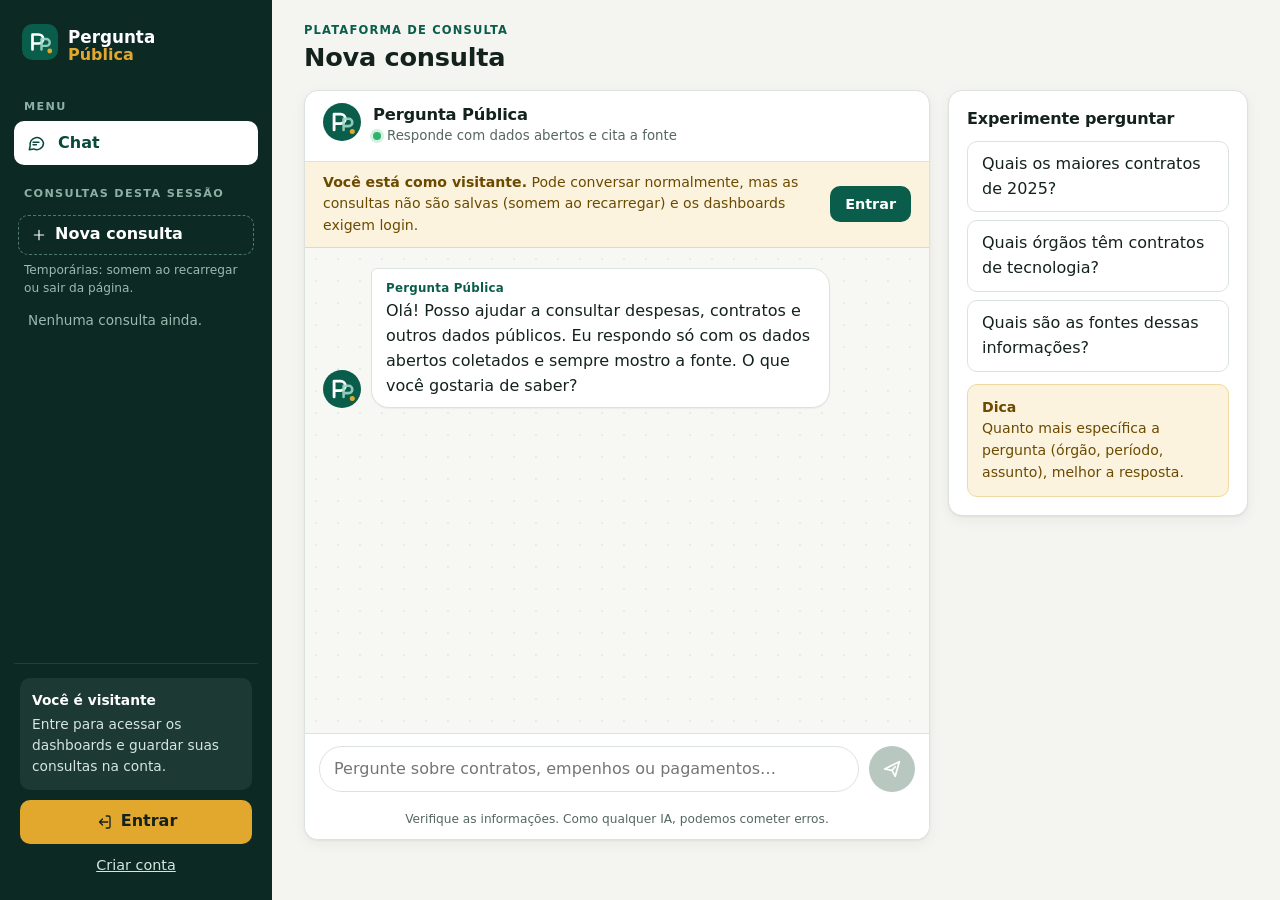
<file: site/index.html>
<!DOCTYPE html>
<html lang="pt-BR">
<head>
  <meta charset="UTF-8">
  <meta name="viewport" content="width=device-width, initial-scale=1.0">
  <meta http-equiv="refresh" content="0; url=chat.html">
  <title>Pergunta Pública</title>
  <script>location.replace("chat.html");</script>
</head>
<body>
  <!-- Ponto de entrada: o chat é a porta de entrada e não exige login.
       Mapa das telas:
         Abertas:    chat.html (visitante ou logado), login.html, cadastro.html, confirmar-email.html, recuperar-senha.html
         Protegidas: dashboard-cidadao.html, dashboard-risco.html, dashboard-governanca.html
       Scripts: js/config.js, icons.js, session.js (sessão e guarda), ui.js, shell.js (menu), api.js (backend),
                chat.js, dashboard.js, auth.js -->
  <p><a href="chat.html">Abrir o Pergunta Pública</a></p>
</body>
</html>
</file>
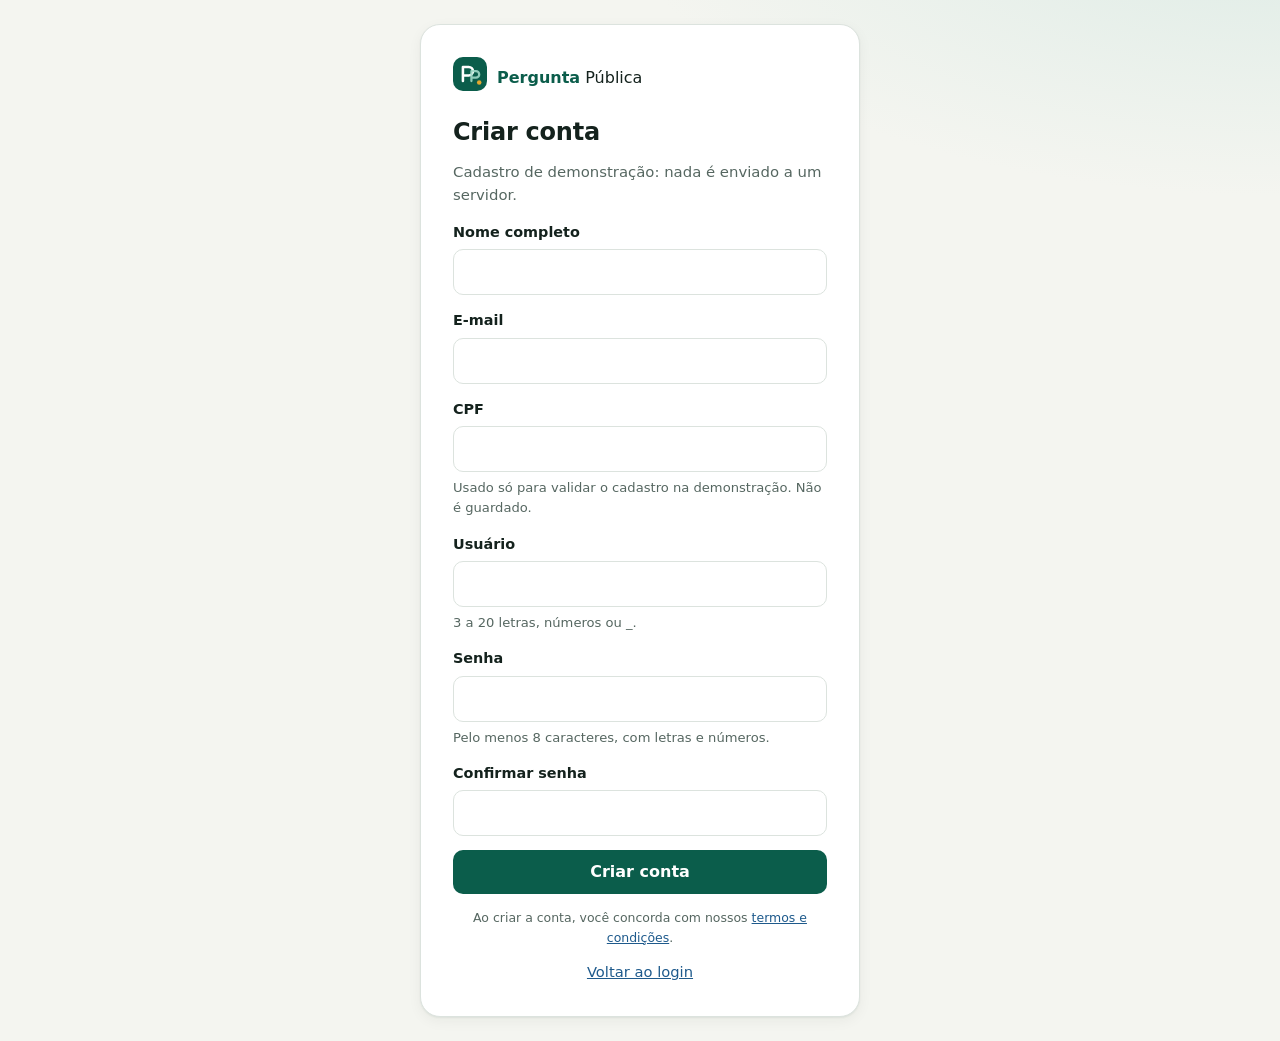
<file: site/cadastro.html>
<!DOCTYPE html>
<html lang="pt-BR">
<head>
  <meta charset="UTF-8">
  <meta name="viewport" content="width=device-width, initial-scale=1.0">
  <meta name="theme-color" content="#0B5D4B">
  <title>Cadastro · Pergunta Pública</title>
  <link rel="stylesheet" href="css/style.css">
  <script src="js/config.js"></script>
  <script src="js/icons.js"></script>
  <script src="js/session.js"></script>
</head>
<body class="auth-body">
  <a class="skip-link" href="#main">Pular para o conteúdo</a>
  <main id="main" class="auth-screen">
    <form id="register-form" class="auth-card auth-form" novalidate>
        <a class="auth-logo" href="chat.html" aria-label="Pergunta Pública — voltar ao chat"><span data-logo></span><span><strong>Pergunta</strong> Pública</span></a>
      <h1>Criar conta</h1>
      <p class="auth-sub">Cadastro de demonstração: nada é enviado a um servidor.</p>
        <div class="field"><label for="reg-name">Nome completo</label>
        <input id="reg-name" type="text" autocomplete="name"></div>
        <div class="field"><label for="reg-email">E-mail</label>
        <input id="reg-email" type="email" autocomplete="email"></div>
        <div class="field"><label for="reg-cpf">CPF</label>
        <input id="reg-cpf" type="text" inputmode="numeric" maxlength="14" autocomplete="off">
        <small class="hint" id="reg-cpf-hint">Usado só para validar o cadastro na demonstração. Não é guardado.</small></div>
        <div class="field"><label for="reg-user">Usuário</label>
        <input id="reg-user" type="text" autocomplete="username" autocapitalize="none">
        <small class="hint" id="reg-user-hint">3 a 20 letras, números ou _.</small></div>
        <div class="field"><label for="reg-pass">Senha</label>
        <input id="reg-pass" type="password" autocomplete="new-password">
        <small class="hint" id="reg-pass-hint">Pelo menos 8 caracteres, com letras e números.</small></div>
        <div class="field"><label for="reg-pass2">Confirmar senha</label>
        <input id="reg-pass2" type="password" autocomplete="new-password"></div>
      <button class="button button-primary button-block" type="submit">Criar conta</button>
      <p class="auth-terms">Ao criar a conta, você concorda com nossos <a href="#">termos e condições</a>.</p>
      <a class="auth-back" href="login.html">Voltar ao login</a>
    </form>
  </main>
  <script src="js/ui.js"></script>
  <script src="js/auth.js"></script>
</body>
</html>
</file>
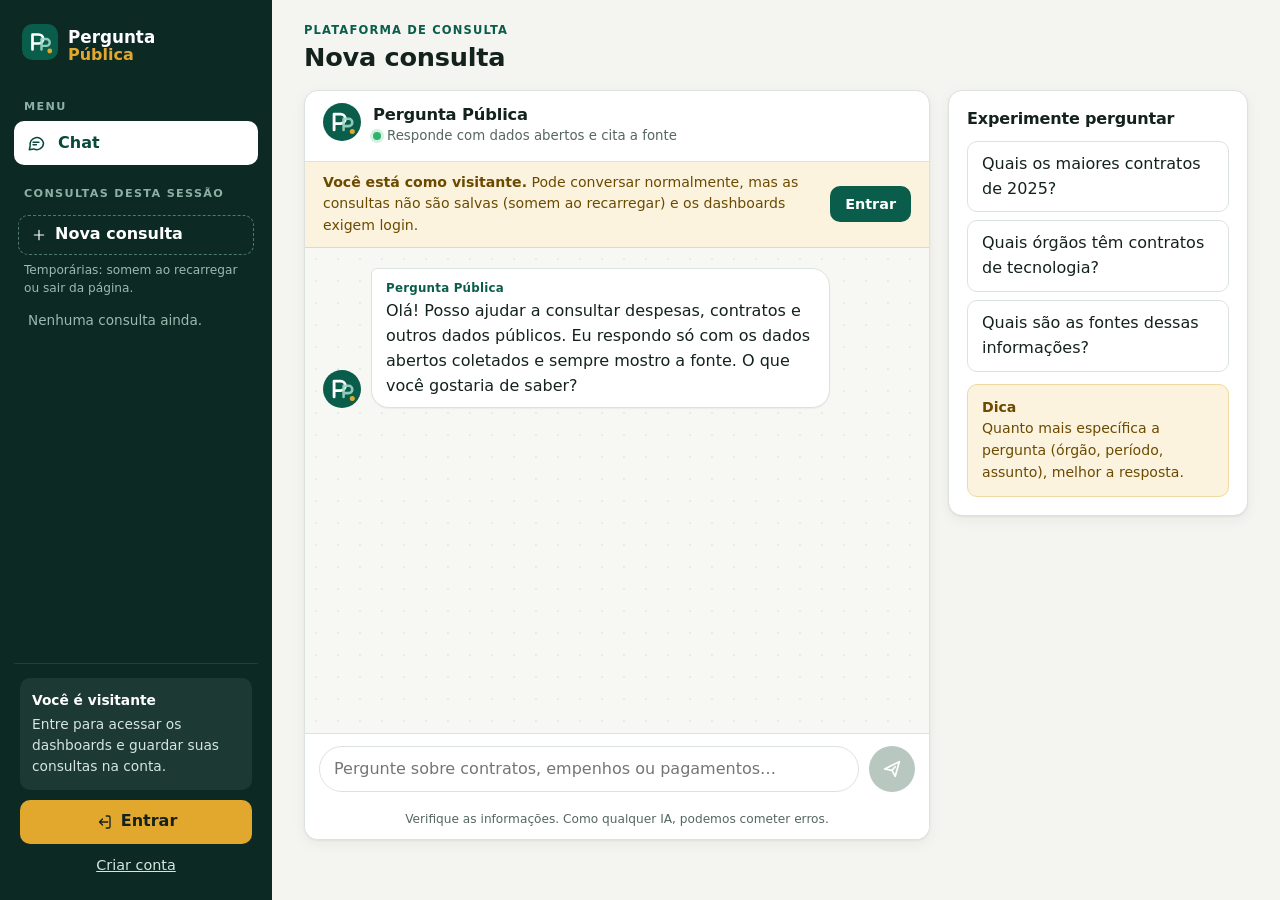
<file: site/chat.html>
<!DOCTYPE html>
<html lang="pt-BR">
<head>
  <meta charset="UTF-8">
  <meta name="viewport" content="width=device-width, initial-scale=1.0">
  <meta name="theme-color" content="#0B5D4B">
  <title>Chat · Pergunta Pública</title>
  <link rel="stylesheet" href="css/style.css">
  <script src="js/config.js"></script>
  <script src="js/icons.js"></script>
  <script src="js/session.js"></script>
</head>
<body data-shell="chat" data-title="Nova consulta">
  <div id="page">
    <div class="chat-layout">
      <section class="chat-card" aria-labelledby="chat-heading">
        <header class="chat-heading">
          <span data-avatar="assistant"></span>
          <div>
            <h2 id="chat-heading">Pergunta Pública</h2>
            <small><span class="status-dot" aria-hidden="true"></span>Responde com dados abertos e cita a fonte</small>
          </div>
        </header>

        <div id="visitor-banner" class="notice" hidden>
          <p><strong>Você está como visitante.</strong> Pode conversar normalmente, mas as consultas não são salvas (somem ao recarregar) e os dashboards exigem login.</p>
          <a id="visitor-login" class="button button-small" href="login.html">Entrar</a>
        </div>

        <div id="chat-messages" class="chat-messages" role="log" aria-live="polite" aria-label="Conversa" tabindex="0"></div>

        <form id="chat-form" class="chat-form" novalidate>
          <label for="question-input" class="sr-only">Sua pergunta</label>
          <textarea id="question-input" rows="1" maxlength="500" placeholder="Pergunte sobre contratos, empenhos ou pagamentos…" autocomplete="off"></textarea>
          <button id="send-button" class="send-button" type="submit" aria-label="Enviar pergunta" disabled>
            <svg class="icon" width="22" height="22" viewBox="0 0 24 24" fill="none" stroke="currentColor" stroke-width="1.9" stroke-linecap="round" stroke-linejoin="round" aria-hidden="true"><path d="M4 12 20 4l-4.5 16-3.5-6.5L4 12Z"/><path d="m12 13.5 3.5-4"/></svg>
          </button>
          <span id="char-counter" class="char-counter" hidden></span>
        </form>
        <p class="chat-disclaimer">Verifique as informações. Como qualquer IA, podemos cometer erros.</p>
      </section>

      <aside class="suggestion-card" aria-labelledby="suggestions-title">
        <h2 id="suggestions-title">Experimente perguntar</h2>
        <div id="suggestions" class="suggestion-list">
          <button type="button" class="suggestion" data-question="Quais os maiores contratos de 2025?">Quais os maiores contratos de 2025?</button>
          <button type="button" class="suggestion" data-question="Quais órgãos têm contratos com fornecedores de tecnologia?">Quais órgãos têm contratos de tecnologia?</button>
          <button type="button" class="suggestion" data-question="Quais são as fontes dessas informações?">Quais são as fontes dessas informações?</button>
        </div>
        <div class="tip-box"><strong>Dica</strong><p>Quanto mais específica a pergunta (órgão, período, assunto), melhor a resposta.</p></div>
      </aside>
    </div>
  </div>
  <script src="js/ui.js"></script>
  <script src="js/shell.js"></script>
  <script src="js/api.js"></script>
  <script src="js/chat.js"></script>
</body>
</html>
</file>
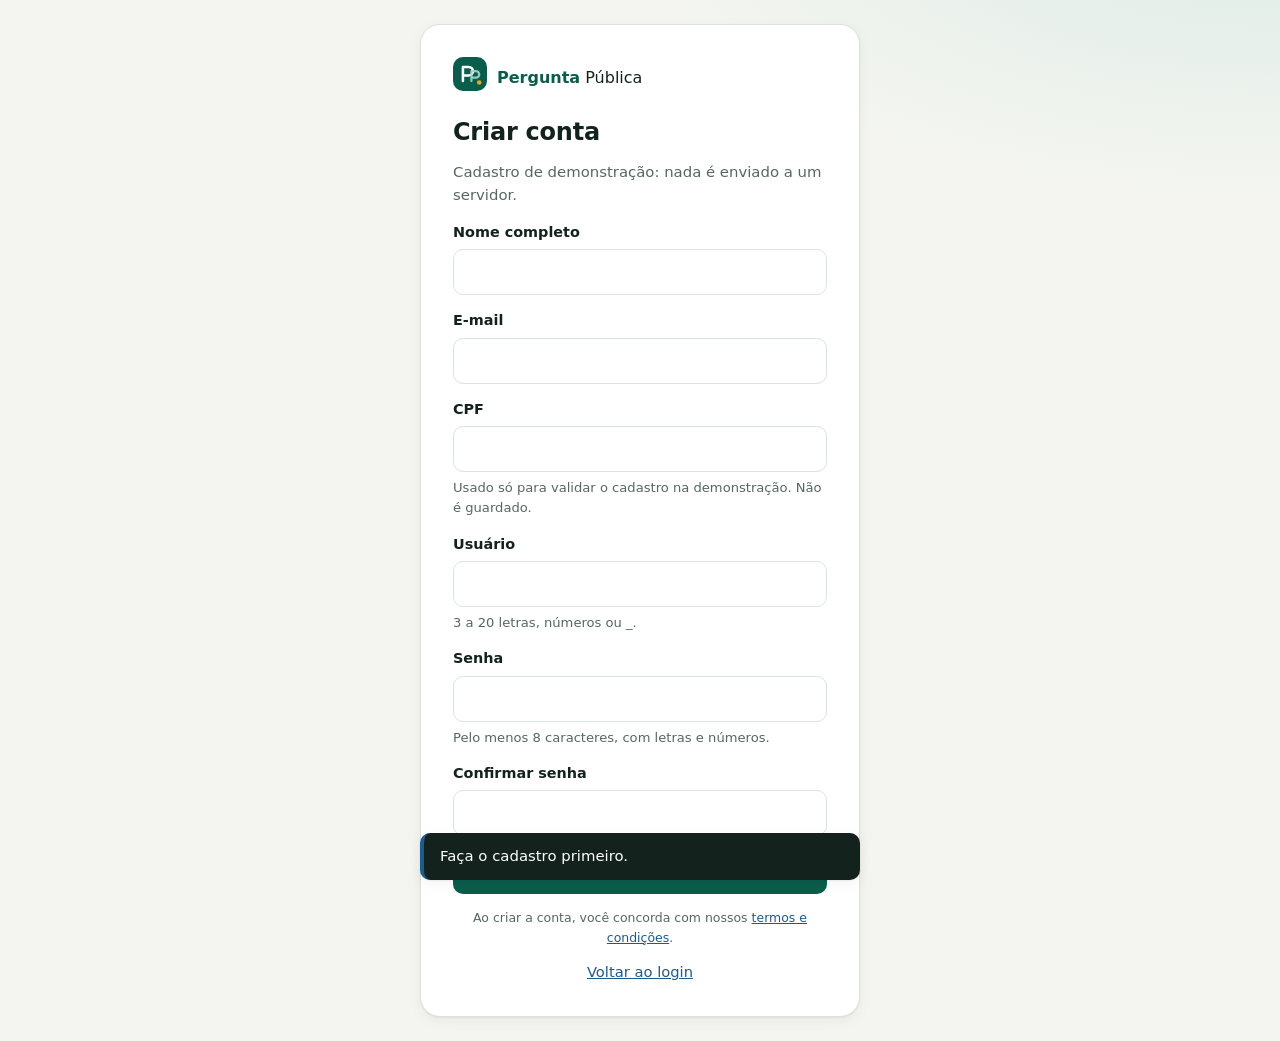
<file: site/confirmar-email.html>
<!DOCTYPE html>
<html lang="pt-BR">
<head>
  <meta charset="UTF-8">
  <meta name="viewport" content="width=device-width, initial-scale=1.0">
  <meta name="theme-color" content="#0B5D4B">
  <title>Confirmar e-mail · Pergunta Pública</title>
  <link rel="stylesheet" href="css/style.css">
  <script src="js/config.js"></script>
  <script src="js/icons.js"></script>
  <script src="js/session.js"></script>
</head>
<body class="auth-body">
  <a class="skip-link" href="#main">Pular para o conteúdo</a>
  <main id="main" class="auth-screen">
    <form id="confirm-form" class="auth-card auth-form" novalidate>
        <a class="auth-logo" href="chat.html" aria-label="Pergunta Pública — voltar ao chat"><span data-logo></span><span><strong>Pergunta</strong> Pública</span></a>
      <h1>Confirmar e-mail</h1>
      <p class="auth-sub">Enviamos um código de 6 números para <strong id="confirm-email">seu e-mail</strong>.</p>
        <div class="field"><label for="confirm-code">Código recebido</label>
        <input id="confirm-code" type="text" inputmode="numeric" maxlength="6" autocomplete="one-time-code">
        <small class="hint" id="confirm-code-hint">Na demonstração, qualquer código de 6 números funciona.</small></div>
      <button class="button button-primary button-block" type="submit">Confirmar</button>
      <a id="resend-code" class="auth-back" href="#">Reenviar código</a>
      <a class="auth-back" href="login.html">Voltar ao login</a>
    </form>
  </main>
  <script src="js/ui.js"></script>
  <script src="js/auth.js"></script>
</body>
</html>
</file>
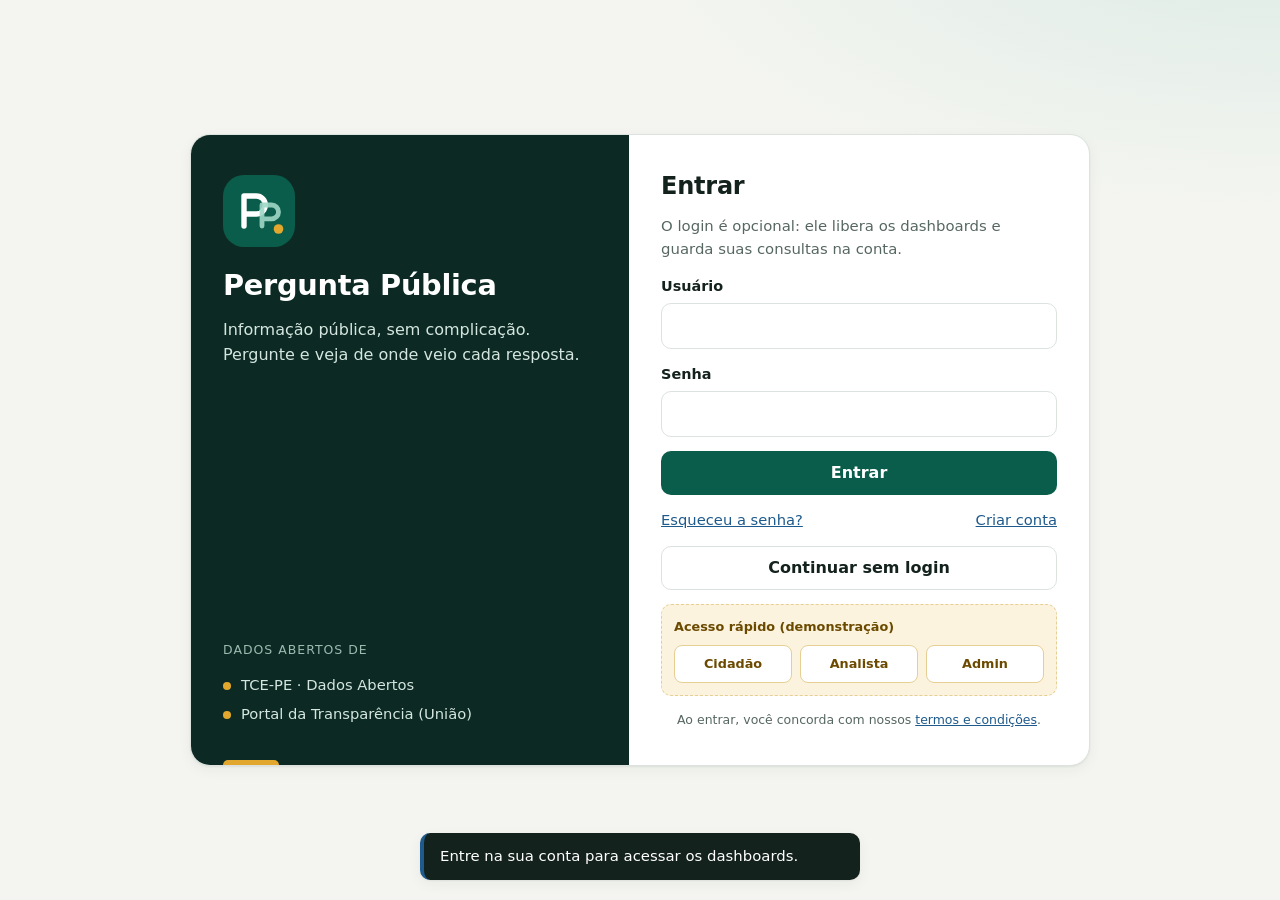
<file: site/dashboard-cidadao.html>
<!DOCTYPE html>
<html lang="pt-BR">
<head>
  <meta charset="UTF-8">
  <meta name="viewport" content="width=device-width, initial-scale=1.0">
  <meta name="theme-color" content="#0B5D4B">
  <title>Dashboard · Cidadão · Pergunta Pública</title>
  <link rel="stylesheet" href="css/style.css">
  <script src="js/config.js"></script>
  <script src="js/icons.js"></script>
  <script src="js/session.js" data-guard data-tab="citizen"></script>
</head>
<body data-shell="dashboard" data-title="Dashboard" data-view="citizen">
  <div id="page">
    <div class="dashboard-intro">
      <div><h2>Painel de informações · Cidadão</h2><p>Indicadores calculados a partir dos dados abertos já coletados.</p></div>
      <span class="data-tag" id="data-tag"></span>
    </div>
    <nav class="tabs" aria-label="Visões do dashboard">
          <a class="tab" href="dashboard-cidadao.html" data-tab="citizen">Cidadão</a>
          <a class="tab" href="dashboard-risco.html" data-tab="risk">Risco / Compliance</a>
          <a class="tab" href="dashboard-governanca.html" data-tab="admin">Governança</a>
    </nav>
    <div id="dashboard-view" class="dashboard-view" aria-live="polite" aria-busy="true"></div>
  </div>
  <script src="js/ui.js"></script>
  <script src="js/shell.js"></script>
  <script src="js/api.js"></script>
  <script src="js/dashboard.js"></script>
</body>
</html>
</file>
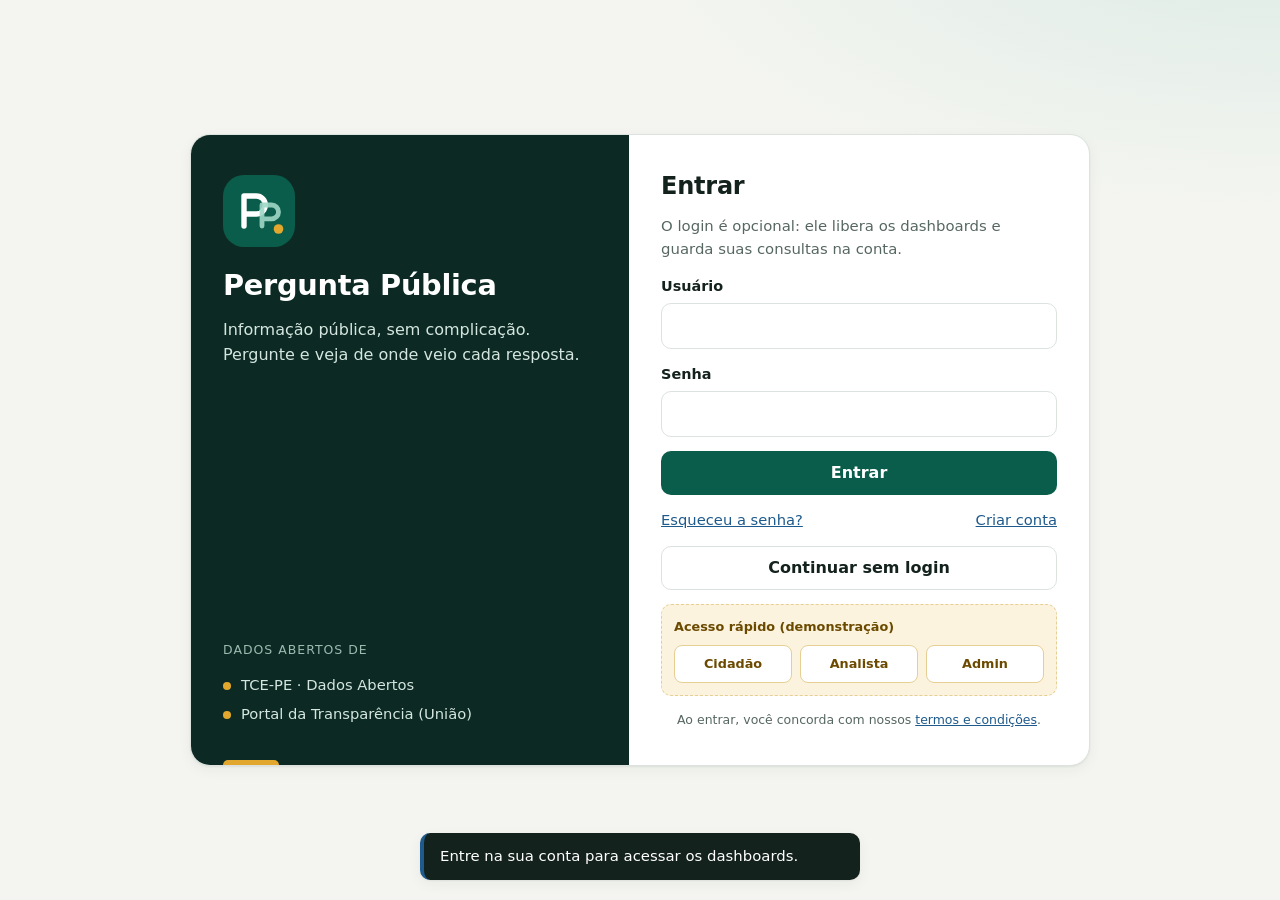
<file: site/dashboard-governanca.html>
<!DOCTYPE html>
<html lang="pt-BR">
<head>
  <meta charset="UTF-8">
  <meta name="viewport" content="width=device-width, initial-scale=1.0">
  <meta name="theme-color" content="#0B5D4B">
  <title>Dashboard · Governança · Pergunta Pública</title>
  <link rel="stylesheet" href="css/style.css">
  <script src="js/config.js"></script>
  <script src="js/icons.js"></script>
  <script src="js/session.js" data-guard data-tab="admin"></script>
</head>
<body data-shell="dashboard" data-title="Dashboard" data-view="admin">
  <div id="page">
    <div class="dashboard-intro">
      <div><h2>Painel de informações · Governança</h2><p>Indicadores calculados a partir dos dados abertos já coletados.</p></div>
      <span class="data-tag" id="data-tag"></span>
    </div>
    <nav class="tabs" aria-label="Visões do dashboard">
          <a class="tab" href="dashboard-cidadao.html" data-tab="citizen">Cidadão</a>
          <a class="tab" href="dashboard-risco.html" data-tab="risk">Risco / Compliance</a>
          <a class="tab" href="dashboard-governanca.html" data-tab="admin">Governança</a>
    </nav>
    <div id="dashboard-view" class="dashboard-view" aria-live="polite" aria-busy="true"></div>
  </div>
  <script src="js/ui.js"></script>
  <script src="js/shell.js"></script>
  <script src="js/api.js"></script>
  <script src="js/dashboard.js"></script>
</body>
</html>
</file>
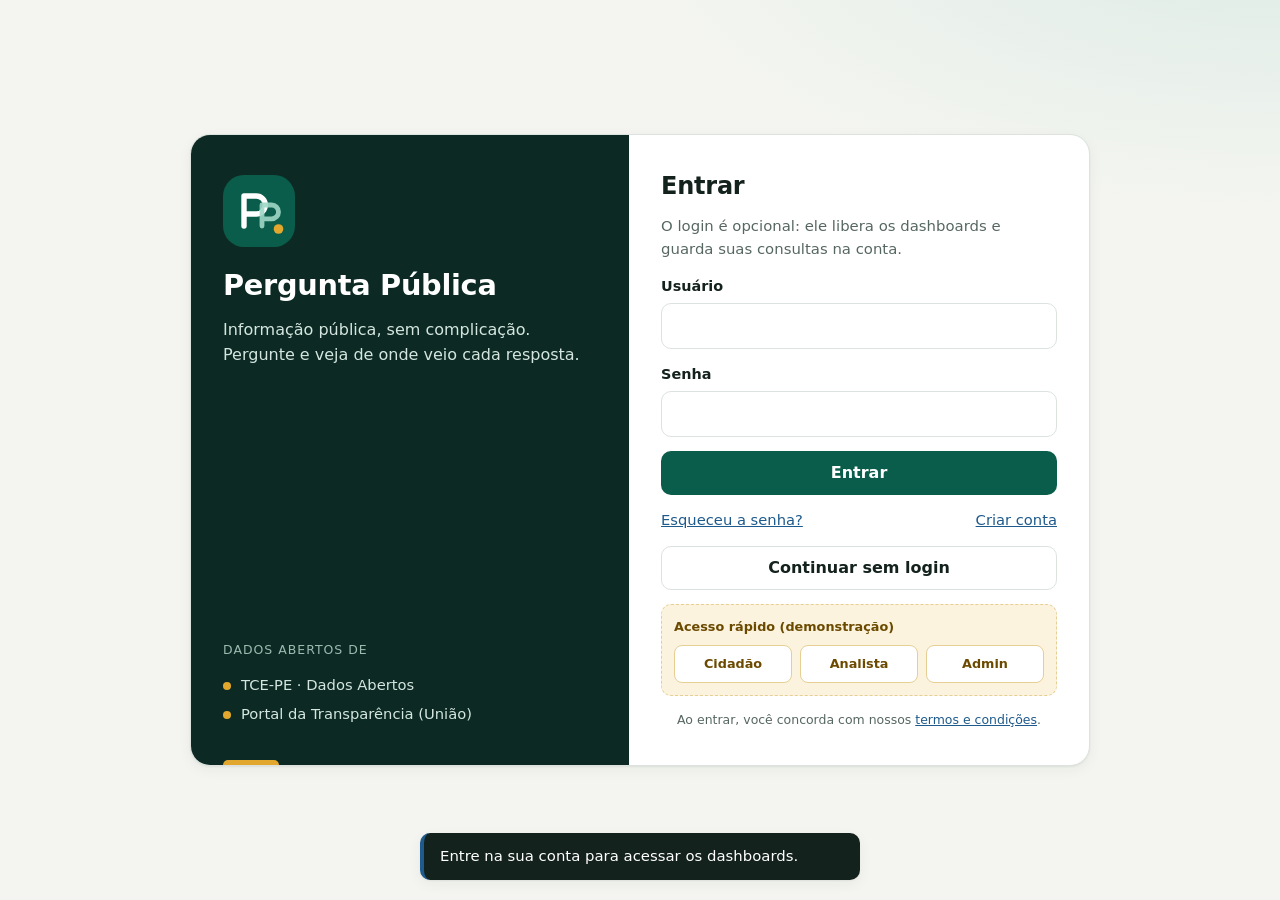
<file: site/dashboard-risco.html>
<!DOCTYPE html>
<html lang="pt-BR">
<head>
  <meta charset="UTF-8">
  <meta name="viewport" content="width=device-width, initial-scale=1.0">
  <meta name="theme-color" content="#0B5D4B">
  <title>Dashboard · Risco / Compliance · Pergunta Pública</title>
  <link rel="stylesheet" href="css/style.css">
  <script src="js/config.js"></script>
  <script src="js/icons.js"></script>
  <script src="js/session.js" data-guard data-tab="risk"></script>
</head>
<body data-shell="dashboard" data-title="Dashboard" data-view="risk">
  <div id="page">
    <div class="dashboard-intro">
      <div><h2>Painel de informações · Risco / Compliance</h2><p>Indicadores calculados a partir dos dados abertos já coletados.</p></div>
      <span class="data-tag" id="data-tag"></span>
    </div>
    <nav class="tabs" aria-label="Visões do dashboard">
          <a class="tab" href="dashboard-cidadao.html" data-tab="citizen">Cidadão</a>
          <a class="tab" href="dashboard-risco.html" data-tab="risk">Risco / Compliance</a>
          <a class="tab" href="dashboard-governanca.html" data-tab="admin">Governança</a>
    </nav>
    <div id="dashboard-view" class="dashboard-view" aria-live="polite" aria-busy="true"></div>
  </div>
  <script src="js/ui.js"></script>
  <script src="js/shell.js"></script>
  <script src="js/api.js"></script>
  <script src="js/dashboard.js"></script>
</body>
</html>
</file>
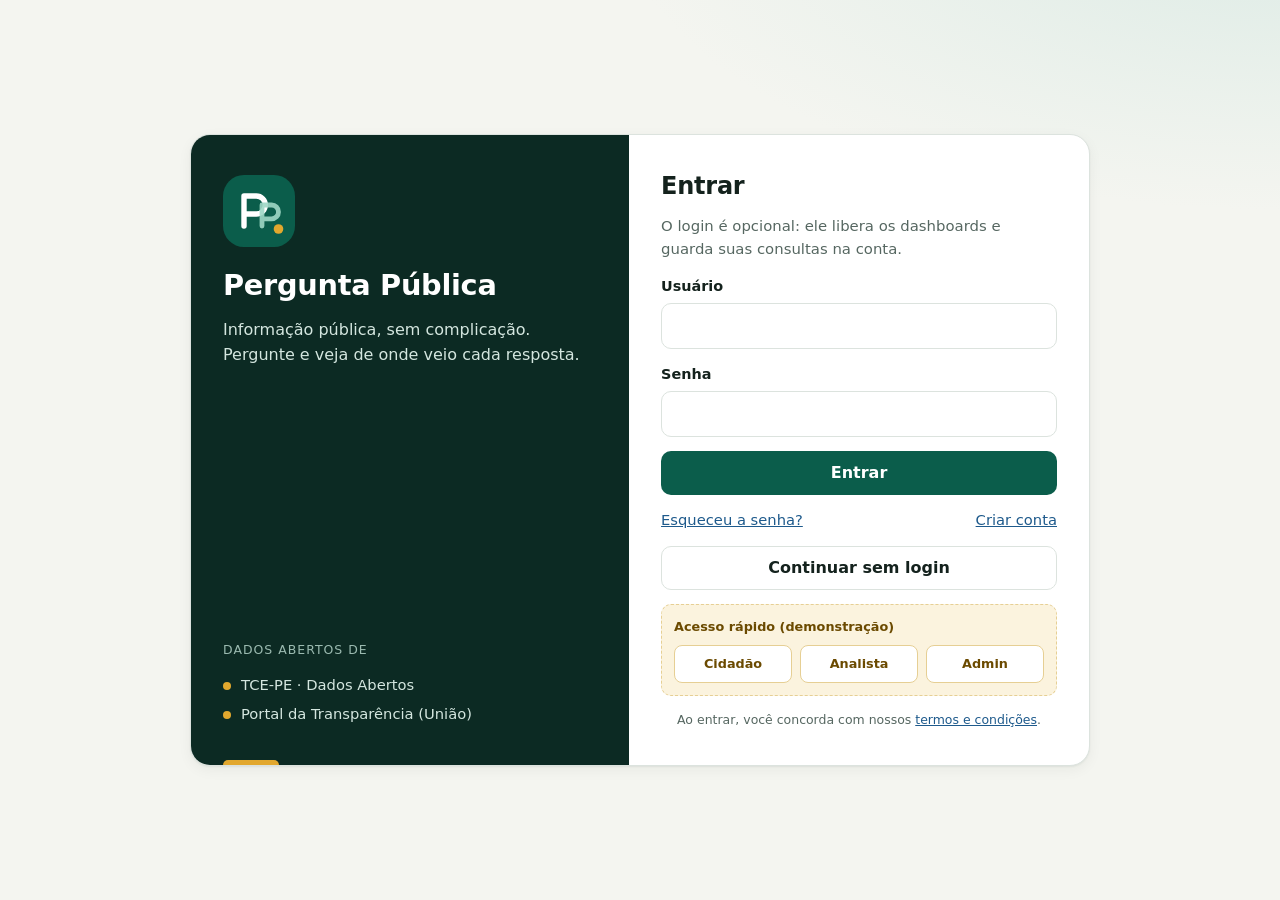
<file: site/login.html>
<!DOCTYPE html>
<html lang="pt-BR">
<head>
  <meta charset="UTF-8">
  <meta name="viewport" content="width=device-width, initial-scale=1.0">
  <meta name="theme-color" content="#0B5D4B">
  <title>Login · Pergunta Pública</title>
  <link rel="stylesheet" href="css/style.css">
  <script src="js/config.js"></script>
  <script src="js/icons.js"></script>
  <script src="js/session.js"></script>
</head>
<body class="auth-body">
  <a class="skip-link" href="#main">Pular para o conteúdo</a>
  <main id="main" class="auth-screen">
    <section class="auth-card auth-split">
      <div class="auth-brand">
        <span class="brand-mark-lg" data-logo-lg></span>
        <h1>Pergunta Pública</h1>
        <p class="auth-lead">Informação pública, sem complicação. Pergunte e veja de onde veio cada resposta.</p>
        <p class="auth-sources-label">Dados abertos de</p>
        <ul class="auth-sources">
          <li>TCE-PE · Dados Abertos</li>
          <li>Portal da Transparência (União)</li>
        </ul>
      </div>

      <form id="login-form" class="auth-form" novalidate>
        <h2>Entrar</h2>
        <p class="auth-sub">O login é opcional: ele libera os dashboards e guarda suas consultas na conta.</p>
        <div class="field"><label for="login-user">Usuário</label>
        <input id="login-user" type="text" autocomplete="username" autocapitalize="none"></div>
        <div class="field"><label for="login-pass">Senha</label>
        <input id="login-pass" type="password" autocomplete="current-password"></div>
        <button class="button button-primary button-block" type="submit">Entrar</button>
        <p id="login-feedback" class="auth-feedback" role="alert"></p>
        <div class="auth-links">
          <a href="recuperar-senha.html">Esqueceu a senha?</a>
          <a href="cadastro.html">Criar conta</a>
        </div>
        <a id="continue-link" class="button button-ghost button-block" href="chat.html">Continuar sem login</a>

        <!-- Atalho SÓ da demonstração: remover quando houver autenticação real -->
        <div class="demo-shortcuts">
          <span>Acesso rápido (demonstração)</span>
          <div>
            <button type="button" data-demo-user="cidadao_pe">Cidadão</button>
            <button type="button" data-demo-user="analista">Analista</button>
            <button type="button" data-demo-user="admin">Admin</button>
          </div>
        </div>
        <p class="auth-terms">Ao entrar, você concorda com nossos <a href="#">termos e condições</a>.</p>
      </form>
    </section>
  </main>
  <script src="js/ui.js"></script>
  <script src="js/auth.js"></script>
</body>
</html>
</file>
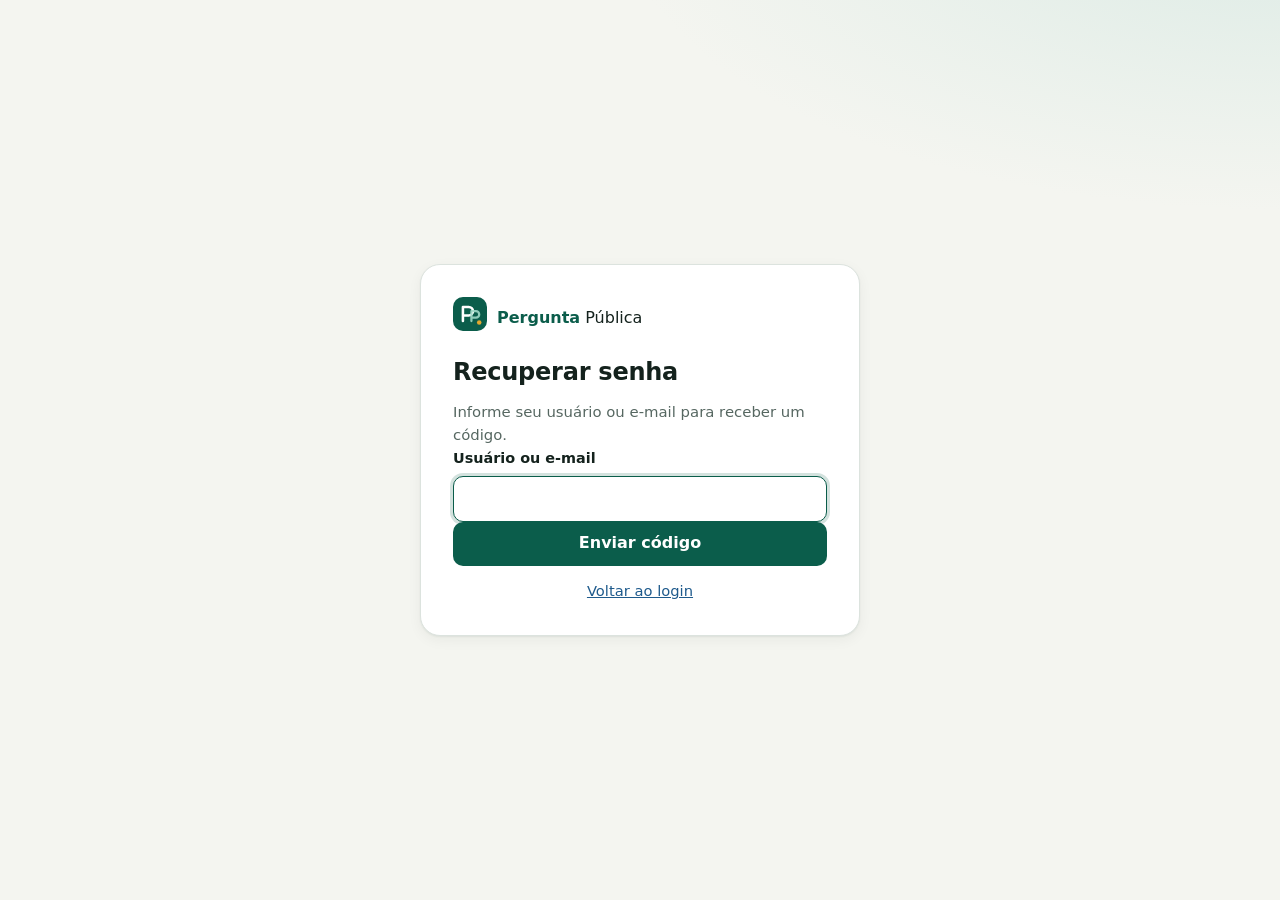
<file: site/recuperar-senha.html>
<!DOCTYPE html>
<html lang="pt-BR">
<head>
  <meta charset="UTF-8">
  <meta name="viewport" content="width=device-width, initial-scale=1.0">
  <meta name="theme-color" content="#0B5D4B">
  <title>Recuperar senha · Pergunta Pública</title>
  <link rel="stylesheet" href="css/style.css">
  <script src="js/config.js"></script>
  <script src="js/icons.js"></script>
  <script src="js/session.js"></script>
</head>
<body class="auth-body">
  <a class="skip-link" href="#main">Pular para o conteúdo</a>
  <main id="main" class="auth-screen">
    <section class="auth-card auth-form">
        <a class="auth-logo" href="chat.html" aria-label="Pergunta Pública — voltar ao chat"><span data-logo></span><span><strong>Pergunta</strong> Pública</span></a>
      <h1>Recuperar senha</h1>

      <form id="recover-form" data-step="id" novalidate>
        <p class="auth-sub">Informe seu usuário ou e-mail para receber um código.</p>
        <div class="field"><label for="recover-id">Usuário ou e-mail</label>
        <input id="recover-id" type="text" autocomplete="username" autocapitalize="none"></div>
        <button class="button button-primary button-block" type="submit">Enviar código</button>
      </form>

      <form id="recover-code-form" data-step="code" novalidate hidden>
        <p class="auth-sub" id="recover-sent" role="status"></p>
        <div class="field"><label for="recover-code">Código recebido</label>
        <input id="recover-code" type="text" inputmode="numeric" maxlength="6" autocomplete="one-time-code">
        <small class="hint" id="recover-code-hint">Na demonstração, qualquer código de 6 números funciona.</small></div>
        <button class="button button-primary button-block" type="submit">Continuar</button>
        <a id="resend-code" class="auth-back" href="#">Reenviar código</a>
      </form>

      <form id="recover-new-form" data-step="password" novalidate hidden>
        <p class="auth-sub">Código aceito. Defina sua nova senha.</p>
        <div class="field"><label for="new-pass">Nova senha</label>
        <input id="new-pass" type="password" autocomplete="new-password">
        <small class="hint" id="new-pass-hint">Pelo menos 8 caracteres, com letras e números.</small></div>
        <div class="field"><label for="new-pass2">Confirmar nova senha</label>
        <input id="new-pass2" type="password" autocomplete="new-password"></div>
        <button class="button button-primary button-block" type="submit">Redefinir senha</button>
      </form>

      <a class="auth-back" href="login.html">Voltar ao login</a>
    </section>
  </main>
  <script src="js/ui.js"></script>
  <script src="js/auth.js"></script>
</body>
</html>
</file>
<file: site/css/style.css>
/* =====================================================================
   Pergunta Pública — estilos únicos do site
   Paleta: verde-mata (marca), azul-atlântico (apoio), ouro (só como acento),
   sobre papel quente. Referência brasileira sem copiar o visual de sites do governo.
   Seções: 1 tokens · 2 base · 3 componentes · 4 acesso · 5 moldura · 6 chat · 7 dashboard · 8 responsivo
   ===================================================================== */

/* ---------- 1. Tokens ---------- */
:root {
  --forest: #0b5d4b;  --forest-700: #08493b;  --forest-50: #e6f2ee;
  --ocean: #1e5a8c;   --ocean-50: #e5eff7;
  --gold: #e2a82e;    --gold-50: #fbf3de;    --gold-ink: #6b4a00;
  --ink: #14221d;     --muted: #566761;
  --bg: #f4f5f0;      --surface: #ffffff;    --line: #dce3de;
  --danger: #b3382c;  --danger-50: #fbece9;
  --ok: #1b7f4f;      --ok-50: #e4f4ec;
  --side: #0c2a23;    --side-text: #d4e6df;  --side-line: #1c433a;
  --radius: 14px;     --radius-sm: 10px;
  --shadow: 0 1px 2px rgb(20 34 29 / 6%), 0 4px 14px rgb(20 34 29 / 5%);
  --font: "Segoe UI Variable Text", "Segoe UI", system-ui, -apple-system, Roboto, "Helvetica Neue", sans-serif;
  --sidebar-w: 272px;
}

/* ---------- 2. Base ---------- */
*, *::before, *::after { box-sizing: border-box; }
html { -webkit-text-size-adjust: 100%; }
body { margin: 0; font: 16px/1.55 var(--font); color: var(--ink); background: var(--bg); }
h1, h2, h3, h4 { margin: 0; line-height: 1.25; letter-spacing: -0.01em; }
p { margin: 0; }
a { color: var(--ocean); }
button, input, textarea, select { font: inherit; color: inherit; }
button { cursor: pointer; }
[hidden] { display: none !important; }
.icon { flex: none; vertical-align: middle; }
.muted { color: var(--muted); } .small { font-size: 0.85rem; }

:focus-visible { outline: 3px solid var(--ocean); outline-offset: 2px; border-radius: 6px; }
.sidebar :focus-visible { outline-color: var(--gold); }

.sr-only { position: absolute !important; width: 1px; height: 1px; margin: -1px; padding: 0; overflow: hidden; clip: rect(0 0 0 0); white-space: nowrap; border: 0; }
.skip-link { position: absolute; left: 12px; top: -48px; z-index: 100; background: var(--ink); color: #fff; padding: 10px 14px; border-radius: 8px; transition: top .15s; }
.skip-link:focus { top: 12px; }

@media (prefers-reduced-motion: reduce) {
  *, *::before, *::after { animation-duration: .001ms !important; animation-iteration-count: 1 !important; transition-duration: .001ms !important; scroll-behavior: auto !important; }
}

/* ---------- 3. Componentes ---------- */
.button { display: inline-flex; align-items: center; justify-content: center; gap: 8px; min-height: 44px; padding: 0 20px; border: 1px solid transparent; border-radius: var(--radius-sm); font-weight: 600; text-decoration: none; background: var(--surface); color: var(--ink); transition: background .15s, transform .1s, border-color .15s; }
.button:active { transform: translateY(1px); }
.button-primary { background: var(--forest); color: #fff; }
.button-primary:hover { background: var(--forest-700); }
.button-gold { background: var(--gold); color: var(--ink); }
.button-gold:hover { background: #d29a22; }
.button-ghost { background: transparent; border-color: var(--line); color: var(--ink); }
.button-ghost:hover { background: var(--forest-50); border-color: var(--forest); }
.button-small { min-height: 36px; padding: 0 14px; font-size: 0.9rem; background: var(--forest); color: #fff; }
.button-small:hover { background: var(--forest-700); }
.button-block { width: 100%; }
.icon-button { display: inline-grid; place-items: center; width: 44px; height: 44px; border: 0; border-radius: var(--radius-sm); background: transparent; color: inherit; }
.icon-button:hover { background: rgb(255 255 255 / 12%); }

.eyebrow { font-size: 0.72rem; font-weight: 700; letter-spacing: 0.1em; text-transform: uppercase; color: var(--forest); }
.pill { display: inline-flex; align-items: center; gap: 6px; padding: 5px 12px; border-radius: 99px; background: var(--gold-50); color: var(--gold-ink); font-size: 0.78rem; font-weight: 600; border: 1px solid #efd9a0; }

.avatar { display: inline-grid; place-items: center; flex: none; width: 38px; height: 38px; border-radius: 50%; font-weight: 700; font-size: 0.9rem; overflow: hidden; }
.avatar-assistant { background: transparent; }
.avatar-assistant .logo { display: block; width: 100%; height: 100%; }
.avatar-visitor { background: #e8ebe7; color: var(--muted); }
.avatar-citizen { background: var(--forest-50); color: var(--forest); }
.avatar-risk { background: var(--ocean-50); color: var(--ocean); }
.avatar-admin { background: var(--gold-50); color: var(--gold-ink); }

/* Toast */
.toast-region { position: fixed; left: 50%; bottom: 20px; transform: translateX(-50%); z-index: 200; display: grid; gap: 8px; width: min(440px, calc(100vw - 24px)); pointer-events: none; }
.toast { pointer-events: auto; padding: 12px 16px; border-radius: var(--radius-sm); background: var(--ink); color: #fff; box-shadow: var(--shadow); font-size: 0.93rem; animation: rise .22s ease-out; border-left: 4px solid var(--ocean); }
.toast-success { border-color: var(--gold); } .toast-warn { border-color: var(--gold); } .toast-error { border-color: #e56b5d; }
.toast.leaving { opacity: 0; transform: translateY(6px); transition: .25s; }
@keyframes rise { from { opacity: 0; transform: translateY(8px); } to { opacity: 1; transform: none; } }

/* Estados (vazio, erro, negado) e carregamento */
.state { display: grid; justify-items: center; gap: 8px; text-align: center; padding: 40px 20px; background: var(--surface); border: 1px dashed var(--line); border-radius: var(--radius); }
.state p { color: var(--muted); max-width: 46ch; margin-bottom: 6px; }
.state-icon { color: var(--forest); }
.state-error .state-icon { color: var(--danger); } .state-denied .state-icon { color: var(--gold-ink); }
.skeleton { background: linear-gradient(90deg, #e9ece7 25%, #f3f5f1 50%, #e9ece7 75%); background-size: 200% 100%; animation: shimmer 1.4s infinite; border-radius: var(--radius); min-height: 92px; }
.skeleton.tall { min-height: 220px; }
@keyframes shimmer { to { background-position: -200% 0; } }

/* ---------- 4. Telas de acesso ---------- */
.auth-body { min-height: 100vh; background:
  radial-gradient(1100px 500px at 100% -10%, #dcebe5 0, transparent 60%), var(--bg); }
.auth-screen { min-height: 100vh; display: grid; place-items: center; padding: 24px 16px; }
.auth-card { width: min(440px, 100%); background: var(--surface); border: 1px solid var(--line); border-radius: 20px; box-shadow: var(--shadow); padding: 32px; }
.auth-split { width: min(900px, 100%); display: grid; grid-template-columns: 1fr 1.05fr; padding: 0; overflow: hidden; }
.auth-brand { background: var(--side); color: #fff; padding: 40px 32px; display: flex; flex-direction: column; gap: 14px; position: relative; }
.auth-brand::after { content: ""; position: absolute; left: 32px; bottom: 0; width: 56px; height: 5px; border-radius: 5px 5px 0 0; background: var(--gold); }
.auth-brand h1 { font-size: 1.8rem; }
.auth-lead { color: var(--side-text); }
.auth-sources-label { margin-top: auto; font-size: 0.78rem; text-transform: uppercase; letter-spacing: .08em; color: #9bbab0; }
.auth-sources { list-style: none; margin: 0; padding: 0; display: grid; gap: 6px; font-size: 0.92rem; color: var(--side-text); }
.auth-sources li::before { content: ""; display: inline-block; width: 8px; height: 8px; margin-right: 10px; border-radius: 50%; background: var(--gold); }
.auth-form { display: grid; gap: 14px; align-content: start; }
.auth-split .auth-form { padding: 36px 32px; }
.auth-form h1, .auth-form h2 { font-size: 1.5rem; }
.auth-sub { color: var(--muted); font-size: 0.93rem; }
.auth-logo { display: inline-flex; align-items: center; gap: 10px; text-decoration: none; color: var(--ink); margin-bottom: 4px; }
.auth-logo strong { color: var(--forest); }
.field { display: grid; gap: 6px; }
.field label { font-weight: 600; font-size: 0.9rem; }
.field input { min-height: 46px; padding: 0 14px; border: 1.5px solid var(--line); border-radius: var(--radius-sm); background: #fff; transition: border-color .15s, box-shadow .15s; }
.field input:hover { border-color: #b9c5be; }
.field input:focus { outline: none; border-color: var(--forest); box-shadow: 0 0 0 3px rgb(11 93 75 / 18%); }
.field input[aria-invalid] { border-color: var(--danger); }
.hint { color: var(--muted); font-size: 0.82rem; }
.field-error { color: var(--danger); font-size: 0.85rem; font-weight: 600; }
.auth-feedback { color: var(--danger); font-weight: 600; font-size: 0.9rem; min-height: 0; }
.auth-feedback:empty { display: none; }
.auth-links { display: flex; justify-content: space-between; gap: 12px; flex-wrap: wrap; font-size: 0.92rem; }
.auth-back { text-align: center; font-size: 0.92rem; }
.auth-terms { font-size: 0.78rem; color: var(--muted); text-align: center; }
.demo-shortcuts { display: grid; gap: 8px; padding: 12px; border-radius: var(--radius-sm); background: var(--gold-50); border: 1px dashed #e6cf94; font-size: 0.8rem; color: var(--gold-ink); }
.demo-shortcuts span { font-weight: 700; }
.demo-shortcuts div { display: flex; gap: 8px; flex-wrap: wrap; }
.demo-shortcuts button { flex: 1; min-height: 38px; border-radius: 8px; border: 1px solid #e6cf94; background: #fff; font-weight: 600; }
.demo-shortcuts button:hover { background: var(--gold); }

/* ---------- 5. Moldura das telas internas ---------- */
.app-shell { display: grid; grid-template-columns: var(--sidebar-w) minmax(0, 1fr); min-height: 100vh; }
.sidebar { background: var(--side); color: var(--side-text); display: flex; flex-direction: column; gap: 14px; padding: 20px 14px; position: sticky; top: 0; height: 100vh; overflow-y: auto; }
.brand { display: flex; align-items: center; gap: 10px; padding: 4px 8px 10px; color: #fff; text-decoration: none; }
.brand-text { display: grid; line-height: 1.1; } .brand-text strong { font-size: 1.05rem; } .brand-text span { color: var(--gold); font-weight: 600; }
.side-label { font-size: 0.7rem; font-weight: 700; letter-spacing: .12em; text-transform: uppercase; color: #8db0a5; padding: 6px 10px; }
.nav-item { display: flex; align-items: center; gap: 12px; min-height: 44px; padding: 0 12px; border-radius: var(--radius-sm); color: var(--side-text); text-decoration: none; font-weight: 600; transition: background .15s; }
.nav-item:hover { background: rgb(255 255 255 / 8%); }
.nav-item.active { background: #fff; color: var(--forest-700); }
.history-slot { display: grid; gap: 6px; min-height: 0; }
.new-chat { display: flex; align-items: center; gap: 8px; min-height: 40px; margin: 0 4px; padding: 0 12px; border: 1px dashed #4f7a6e; border-radius: var(--radius-sm); background: transparent; color: #fff; font-weight: 600; }
.new-chat:hover { background: rgb(255 255 255 / 8%); }
.history-note { margin: 0 10px; font-size: 0.76rem; color: #9bbab0; }
.history-list { display: grid; gap: 2px; max-height: 38vh; overflow-y: auto; padding: 2px 4px; }
.history-item { text-align: left; min-height: 38px; padding: 6px 12px; border: 0; border-radius: 8px; background: transparent; color: var(--side-text); white-space: nowrap; overflow: hidden; text-overflow: ellipsis; }
.history-item:hover { background: rgb(255 255 255 / 8%); }
.history-item.active { background: rgb(255 255 255 / 15%); color: #fff; font-weight: 600; }
.history-empty { padding: 4px 10px; font-size: 0.85rem; color: #9bbab0; }
.sidebar-bottom { margin-top: auto; display: grid; gap: 10px; padding: 14px 6px 4px; border-top: 1px solid var(--side-line); }
.profile-box { display: flex; align-items: center; gap: 10px; }
.profile-box strong { display: block; color: #fff; } .profile-box small { color: #9bbab0; }
.sidebar .button-ghost { color: #fff; border-color: #3d6659; } .sidebar .button-ghost:hover { background: rgb(255 255 255 / 10%); border-color: #6c9a8d; }
.visitor-card { padding: 12px; border-radius: var(--radius-sm); background: rgb(255 255 255 / 7%); font-size: 0.86rem; } .visitor-card strong { color: #fff; } .visitor-card p { margin-top: 2px; }
.link-light { color: var(--side-text); text-align: center; font-size: 0.9rem; }

.main-content { min-width: 0; display: flex; flex-direction: column; }
.topbar { display: flex; justify-content: space-between; align-items: center; gap: 12px; padding: 22px 32px 8px; }
.topbar h1 { font-size: 1.6rem; margin-top: 2px; overflow-wrap: anywhere; }
#page { padding: 8px 32px 32px; display: grid; gap: 18px; flex: 1; min-width: 0; align-content: start; }

.mobilebar { display: none; }
.scrim { display: none; }

/* ---------- 6. Chat ---------- */
.chat-layout { display: grid; grid-template-columns: minmax(0, 1fr) 300px; gap: 18px; align-items: start; }
.chat-card { display: flex; flex-direction: column; height: calc(100vh - 150px); min-height: 480px; background: var(--surface); border: 1px solid var(--line); border-radius: var(--radius); box-shadow: var(--shadow); overflow: hidden; }
.chat-heading { display: flex; align-items: center; gap: 12px; padding: 12px 18px; border-bottom: 1px solid var(--line); }
.chat-heading h2 { font-size: 1.02rem; } .chat-heading small { color: var(--muted); display: flex; align-items: center; gap: 6px; }
.status-dot { width: 8px; height: 8px; border-radius: 50%; background: #2fb36d; box-shadow: 0 0 0 3px #2fb36d33; }
.notice { display: flex; align-items: center; justify-content: space-between; gap: 14px; padding: 10px 18px; background: var(--gold-50); border-bottom: 1px solid #efd9a0; font-size: 0.88rem; color: var(--gold-ink); }
.notice .button-small { flex: none; }

.chat-messages { flex: 1; overflow-y: auto; padding: 20px 18px; display: flex; flex-direction: column; gap: 14px; scroll-behavior: smooth;
  background-color: #f7f8f4; background-image: radial-gradient(#0b5d4b14 1px, transparent 1.4px); background-size: 22px 22px; }
.msg-row { display: flex; align-items: flex-end; gap: 10px; animation: rise .22s ease-out; }
.msg-row.user { flex-direction: row-reverse; }
.bubble { position: relative; max-width: min(640px, 78%); padding: 10px 14px 8px; border-radius: 6px 18px 18px 18px; background: var(--surface); border: 1px solid var(--line); box-shadow: 0 1px 1px rgb(20 34 29 / 5%); overflow-wrap: anywhere; }
.user .bubble { border-radius: 18px 6px 18px 18px; background: var(--forest); border-color: var(--forest); color: #fff; }
.bubble.blocked { background: var(--danger-50); border-color: #e9b9b2; }
.bubble.error { background: var(--gold-50); border-color: #efd9a0; }
.bubble-name { font-size: 0.74rem; font-weight: 700; letter-spacing: .02em; color: var(--forest); margin-bottom: 2px; }
.user .bubble-name { color: #bfe3d6; }
.bubble-tag { display: inline-flex; align-items: center; gap: 5px; margin-bottom: 4px; font-size: 0.78rem; font-weight: 700; color: var(--danger); }
.bubble-time { display: block; text-align: right; margin-top: 4px; font-size: 0.72rem; color: var(--muted); }
.user .bubble-time { color: #bfe3d6; }
.plain, .rich p { white-space: pre-wrap; }
.rich { display: grid; gap: 8px; } .rich ul { margin: 0; padding-left: 20px; display: grid; gap: 4px; }
.cite { color: var(--ocean); font-weight: 700; font-size: 0.72em; margin-left: 1px; }

.sources { margin-top: 10px; border-top: 1px dashed var(--line); padding-top: 8px; }
.sources summary { display: flex; align-items: center; gap: 6px; cursor: pointer; font-size: 0.82rem; font-weight: 700; color: var(--forest); list-style: none; min-height: 28px; }
.sources summary::-webkit-details-marker { display: none; }
.sources summary::after { content: "▾"; margin-left: auto; transition: transform .15s; } .sources:not([open]) summary::after { transform: rotate(-90deg); }
.source-list { list-style: none; margin: 8px 0 0; padding: 0; display: grid; gap: 8px; }
.source { display: grid; grid-template-columns: 22px 1fr; gap: 8px; align-items: start; padding: 8px 10px; border-radius: var(--radius-sm); background: #f4f7f5; border: 1px solid #e3ebe6; }
.source-n { display: grid; place-items: center; width: 22px; height: 22px; border-radius: 50%; background: var(--forest); color: #fff; font-size: 0.72rem; font-weight: 700; }
.source-title { font-weight: 600; font-size: 0.88rem; } .source-title a { color: var(--ocean); }
.source-meta { font-size: 0.76rem; color: var(--muted); }
.source-excerpt { margin-top: 3px; font-size: 0.8rem; color: var(--muted); display: -webkit-box; -webkit-line-clamp: 3; -webkit-box-orient: vertical; overflow: hidden; }

.typing { display: flex; align-items: center; gap: 10px; padding: 12px 16px; }
.typing-text { font-size: 0.85rem; color: var(--muted); }
.dots { display: inline-flex; gap: 4px; } .dots i { width: 7px; height: 7px; border-radius: 50%; background: var(--forest); animation: bounce 1.1s infinite ease-in-out; opacity: .4; }
.dots i:nth-child(2) { animation-delay: .15s; } .dots i:nth-child(3) { animation-delay: .3s; }
@keyframes bounce { 0%, 80%, 100% { transform: translateY(0); opacity: .35; } 40% { transform: translateY(-5px); opacity: 1; } }

.chat-form { position: relative; display: flex; align-items: flex-end; gap: 10px; padding: 12px 14px; border-top: 1px solid var(--line); background: var(--surface); }
.chat-form textarea { flex: 1; min-width: 0; resize: none; min-height: 46px; max-height: 140px; padding: 11px 14px; border: 1.5px solid var(--line); border-radius: 23px; background: #fff; line-height: 1.4; transition: border-color .15s, box-shadow .15s; }
.chat-form textarea:focus { outline: none; border-color: var(--forest); box-shadow: 0 0 0 3px rgb(11 93 75 / 18%); }
.chat-form textarea:disabled { background: #f0f2ee; }
.send-button { display: grid; place-items: center; flex: none; width: 46px; height: 46px; border: 0; border-radius: 50%; background: var(--forest); color: #fff; transition: background .15s, transform .1s; }
.send-button:hover:not(:disabled) { background: var(--forest-700); } .send-button:active:not(:disabled) { transform: scale(.95); }
.send-button:disabled { background: #b8c7c0; cursor: not-allowed; }
.char-counter { position: absolute; right: 72px; top: -20px; font-size: 0.74rem; color: var(--muted); background: var(--surface); padding: 0 6px; border-radius: 6px; }
.chat-disclaimer { padding: 6px 14px 10px; text-align: center; font-size: 0.76rem; color: var(--muted); background: var(--surface); }

.suggestion-card { background: var(--surface); border: 1px solid var(--line); border-radius: var(--radius); padding: 18px; display: grid; gap: 12px; box-shadow: var(--shadow); }
.suggestion-card h2 { font-size: 1rem; }
.suggestion-list { display: grid; gap: 8px; }
.suggestion { text-align: left; min-height: 44px; padding: 10px 14px; border: 1px solid var(--line); border-radius: var(--radius-sm); background: #fff; font-weight: 500; transition: border-color .15s, background .15s; }
.suggestion:hover { border-color: var(--forest); background: var(--forest-50); }
.tip-box { padding: 12px 14px; border-radius: var(--radius-sm); background: var(--gold-50); border: 1px solid #efd9a0; font-size: 0.88rem; color: var(--gold-ink); }

/* ---------- 7. Dashboard ---------- */
.dashboard-intro { display: flex; justify-content: space-between; align-items: flex-start; gap: 14px; flex-wrap: wrap; }
.dashboard-intro h2 { font-size: 1.2rem; } .dashboard-intro p { color: var(--muted); }
.data-tag { padding: 5px 12px; border-radius: 99px; background: var(--forest-50); color: var(--forest-700); font-size: 0.74rem; font-weight: 700; letter-spacing: .06em; }
.tabs { display: flex; gap: 6px; flex-wrap: wrap; border-bottom: 1px solid var(--line); }
.tab { display: inline-flex; align-items: center; gap: 6px; min-height: 44px; padding: 0 16px; border-radius: 10px 10px 0 0; color: var(--muted); font-weight: 600; text-decoration: none; border-bottom: 3px solid transparent; margin-bottom: -1px; transition: color .15s, background .15s; }
.tab:hover { color: var(--forest); background: var(--forest-50); }
.tab[aria-current="page"] { color: var(--forest-700); border-bottom-color: var(--gold); background: var(--surface); }
.tab.locked { opacity: .65; cursor: not-allowed; }
.dashboard-view { display: grid; gap: 16px; animation: rise .25s ease-out; }
.scope { display: flex; align-items: center; gap: 8px; font-size: 0.86rem; color: var(--forest-700); background: var(--forest-50); padding: 8px 14px; border-radius: var(--radius-sm); width: fit-content; max-width: 100%; }

.metric-grid { display: grid; grid-template-columns: repeat(auto-fit, minmax(190px, 1fr)); gap: 14px; }
.metric-card { background: var(--surface); border: 1px solid var(--line); border-top: 4px solid var(--forest); border-radius: var(--radius); padding: 14px 16px; display: grid; gap: 2px; box-shadow: var(--shadow); }
.metric-card:nth-child(4n+2) { border-top-color: var(--gold); } .metric-card:nth-child(4n+3) { border-top-color: var(--ocean); } .metric-card:nth-child(4n+4) { border-top-color: #7b8f86; }
.metric-card span { color: var(--muted); font-size: 0.85rem; font-weight: 600; } .metric-card strong { font-size: 1.55rem; line-height: 1.2; overflow-wrap: anywhere; } .metric-card small { color: var(--muted); }
.panel-grid { display: grid; grid-template-columns: repeat(auto-fit, minmax(min(100%, 380px), 1fr)); gap: 16px; }
.panel { background: var(--surface); border: 1px solid var(--line); border-radius: var(--radius); padding: 18px; display: grid; gap: 12px; align-content: start; min-width: 0; box-shadow: var(--shadow); }
.panel h3 { font-size: 1rem; }
.panel-head { display: flex; justify-content: space-between; align-items: center; gap: 12px; flex-wrap: wrap; }
.inline-field select { min-height: 40px; padding: 0 12px; border: 1.5px solid var(--line); border-radius: var(--radius-sm); background: #fff; }

.bar-list { display: grid; gap: 12px; }
.bar-row { display: grid; grid-template-columns: minmax(0, 1fr) auto; gap: 2px 12px; font-size: 0.9rem; }
.bar-label { overflow: hidden; text-overflow: ellipsis; white-space: nowrap; } .bar-row b { white-space: nowrap; }
.bar-row i { grid-column: 1 / -1; display: block; height: 8px; border-radius: 99px; background: #e8ede9; position: relative; overflow: hidden; }
.bar-row i::after { content: ""; position: absolute; inset: 0 auto 0 0; width: var(--bar); border-radius: 99px; background: var(--forest); transition: width .5s ease; }
.rank-list { margin: 0; padding: 0; list-style: none; counter-reset: rank; display: grid; gap: 4px; }
.rank-list li { counter-increment: rank; display: flex; justify-content: space-between; gap: 12px; padding: 8px 4px; border-bottom: 1px solid #edf0ec; font-size: 0.92rem; }
.rank-list li::before { content: counter(rank); flex: none; width: 22px; height: 22px; margin-right: 10px; display: grid; place-items: center; border-radius: 50%; background: var(--forest-50); color: var(--forest-700); font-size: 0.74rem; font-weight: 700; }
.rank-list li span { flex: 1; min-width: 0; overflow-wrap: anywhere; } .rank-list li b { white-space: nowrap; }

.chart { margin: 0; display: grid; gap: 8px; }
.month-chart { width: 100%; height: auto; max-height: 260px; } .axis-label { font-size: 10px; fill: var(--muted); }
.legend { display: flex; gap: 16px; flex-wrap: wrap; list-style: none; margin: 0; padding: 0; font-size: 0.82rem; color: var(--muted); }
.legend i { display: inline-block; width: 10px; height: 10px; border-radius: 3px; margin-right: 6px; }

.table-wrap { width: 100%; }
.data-table { width: 100%; border-collapse: collapse; font-size: 0.88rem; }
.data-table th, .data-table td { text-align: left; padding: 10px 10px; border-bottom: 1px solid #edf0ec; vertical-align: top; }
.data-table th { font-size: 0.76rem; text-transform: uppercase; letter-spacing: .05em; color: var(--muted); }
.data-table .num { text-align: right; white-space: nowrap; }
.tag { padding: 2px 10px; border-radius: 99px; font-size: 0.76rem; font-weight: 700; white-space: nowrap; }
.tag-contrato { background: var(--forest-50); color: var(--forest-700); } .tag-empenho { background: var(--gold-50); color: var(--gold-ink); } .tag-pagamento { background: var(--ocean-50); color: var(--ocean); }
.status { padding: 2px 10px; border-radius: 99px; font-size: 0.76rem; font-weight: 700; }
.status.success { background: var(--ok-50); color: var(--ok); } .status.blocked { background: var(--danger-50); color: var(--danger); }

/* ---------- 8. Responsivo ---------- */
@media (max-width: 1100px) {
  .chat-layout { grid-template-columns: 1fr; }
  .suggestion-card { order: -1; padding: 10px 12px; }
  .suggestion-card h2, .tip-box { display: none; }
  .suggestion-list { display: flex; overflow-x: auto; gap: 8px; padding-bottom: 2px; scrollbar-width: thin; }
  .suggestion { flex: none; max-width: 78vw; border-radius: 99px; min-height: 40px; padding: 8px 16px; font-size: 0.9rem; white-space: nowrap; overflow: hidden; text-overflow: ellipsis; }
  .chat-card { height: calc(100vh - 230px); }
  .auth-split { grid-template-columns: 1fr; } .auth-brand { padding: 28px 24px 36px; } .auth-sources-label { margin-top: 8px; }
}

@media (max-width: 900px) {
  .app-shell { grid-template-columns: 1fr; }
  .mobilebar { display: flex; align-items: center; gap: 6px; position: sticky; top: 0; z-index: 30; padding: 6px 10px; background: var(--side); color: #fff; }
  .brand-inline { padding: 0; }
  .sidebar { position: fixed; z-index: 50; left: 0; top: 0; bottom: 0; width: min(86vw, 320px); height: 100dvh; transform: translateX(-102%); transition: transform .22s ease; box-shadow: 8px 0 30px rgb(0 0 0 / 30%); visibility: hidden; }
  .nav-open .sidebar { transform: none; visibility: visible; }
  .nav-open .scrim { display: block; position: fixed; inset: 0; z-index: 40; background: rgb(8 20 16 / 55%); }
  .topbar { padding: 16px 16px 4px; } .topbar h1 { font-size: 1.3rem; } .topbar .eyebrow { display: none; }
  #page { padding: 8px 16px 24px; }
  .chat-card { height: calc(100dvh - 190px); min-height: 420px; }
  .chat-messages { padding: 14px 12px; } .bubble { max-width: 86%; }
  .notice { flex-direction: column; align-items: flex-start; }
}

@media (max-width: 720px) {
  .data-table thead { position: absolute; width: 1px; height: 1px; overflow: hidden; clip: rect(0 0 0 0); }
  .data-table, .data-table tbody, .data-table tr, .data-table td { display: block; width: 100%; }
  .data-table tr { margin-bottom: 10px; padding: 8px 12px; border: 1px solid var(--line); border-radius: var(--radius-sm); background: #fafbf9; }
  .data-table td { display: grid; grid-template-columns: 96px minmax(0, 1fr); gap: 8px; padding: 6px 0; border-bottom: 1px dashed #e6ebe7; text-align: left !important; white-space: normal !important; }
  .data-table td:last-child { border-bottom: 0; }
  .data-table td::before { content: attr(data-label); font-size: 0.74rem; font-weight: 700; text-transform: uppercase; letter-spacing: .04em; color: var(--muted); }
  .metric-grid { grid-template-columns: 1fr 1fr; } .metric-card strong { font-size: 1.25rem; }
  .auth-card { padding: 24px 20px; } .auth-split .auth-form { padding: 26px 20px; }
  .tabs { flex-wrap: nowrap; overflow-x: auto; } .tab { white-space: nowrap; }
}

@media (max-width: 420px) { .metric-grid { grid-template-columns: 1fr; } }
</file>
